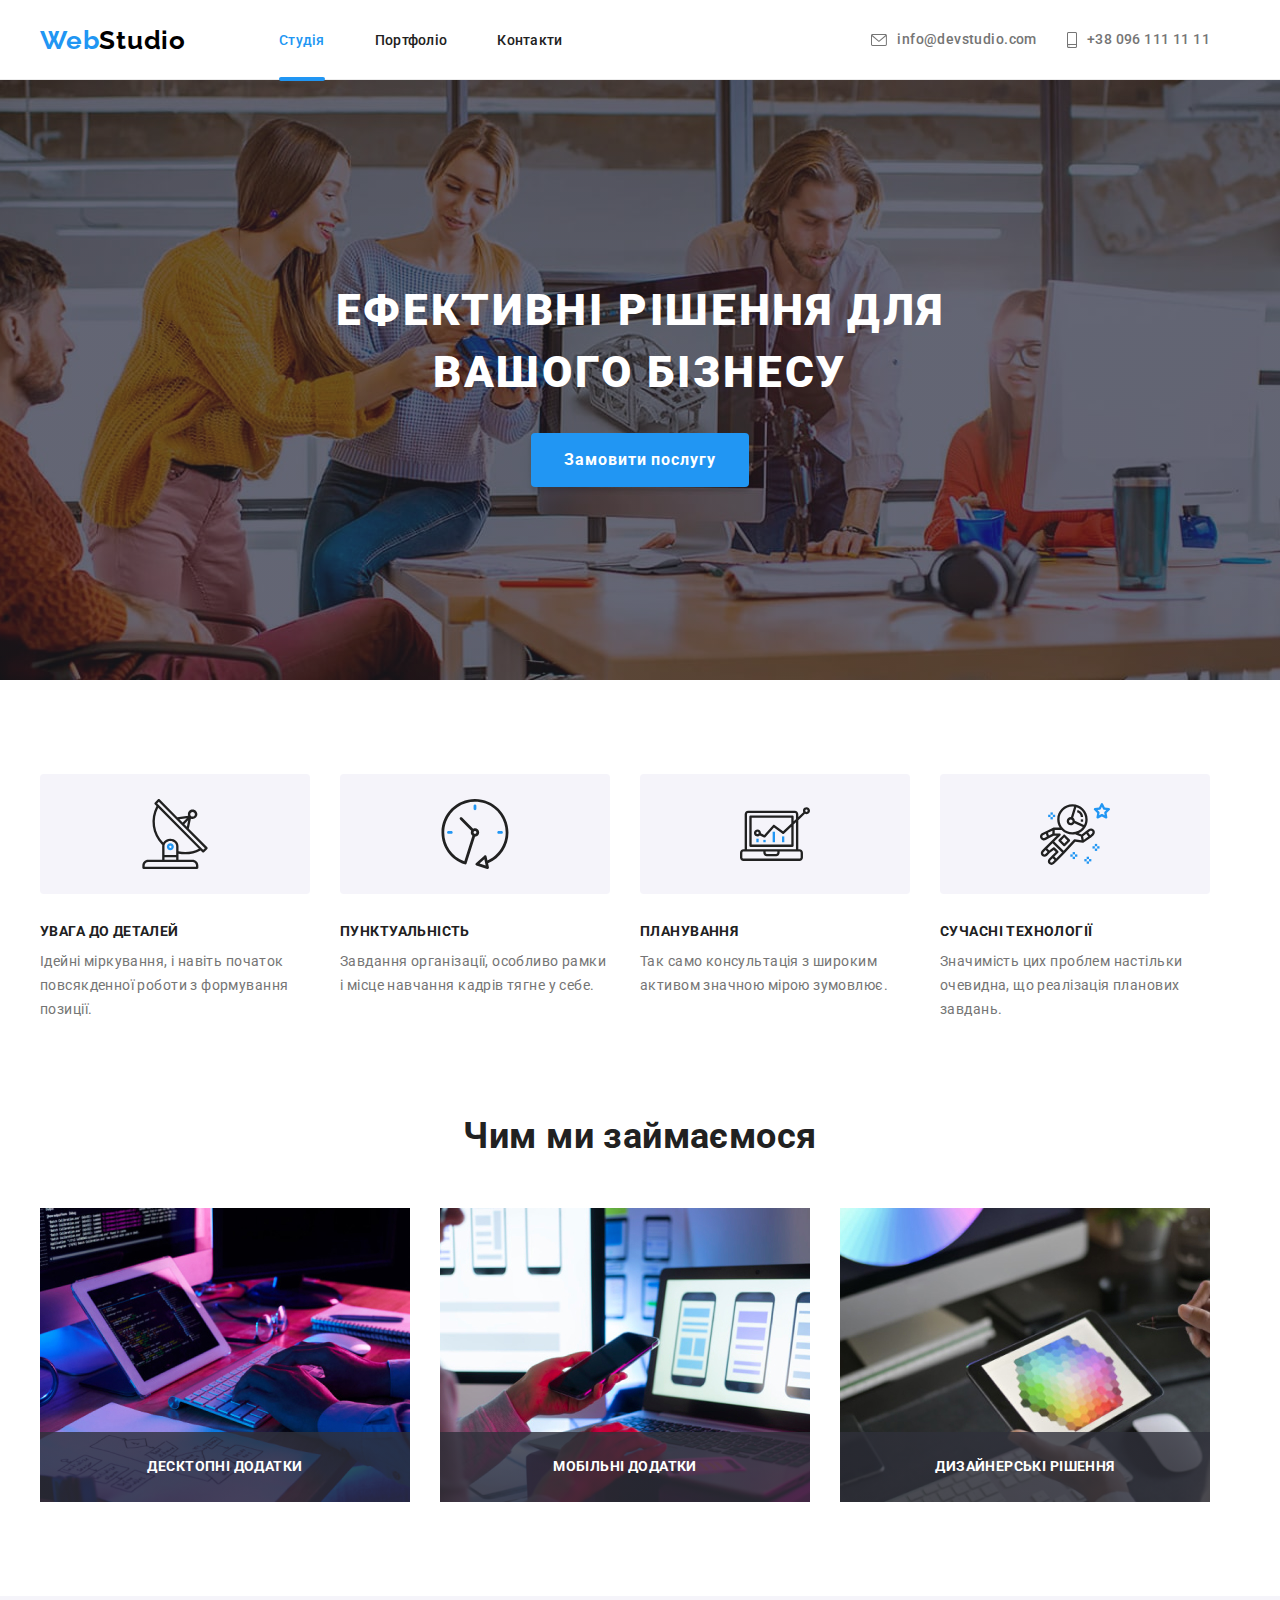
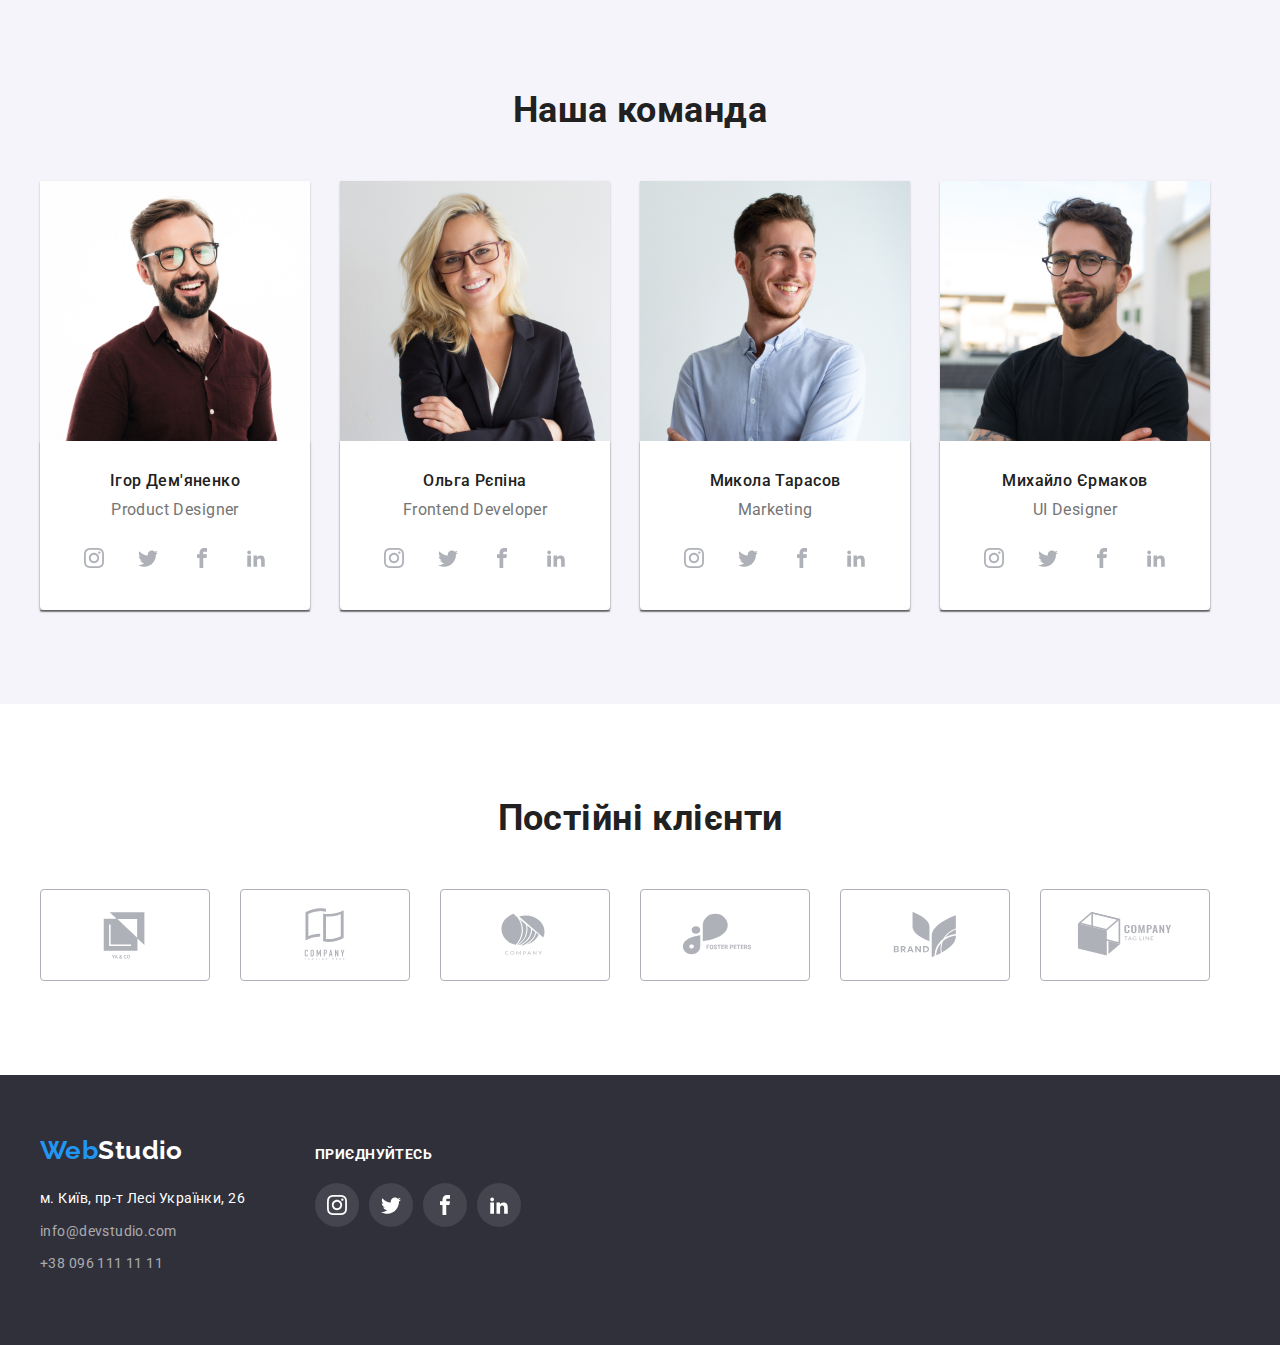
<file: index.html>
<!DOCTYPE html>
<html lang="en">
    <head>
        <meta charset="UTF-8">
        <meta name="viewport" content="width=device=width, initial-scale=1.0">
        <title>Document</title>
        <link
         href="https://fonts.googleapis.com/css2?family=Roboto:wght@400;500;700&display=swap"
         rel="stylesheet">
        <link href="https://fonts.googleapis.com/css2?family=Roboto:wght@900&display=swap" rel="stylesheet">
        <link href="https://fonts.googleapis.com/css2?family=Raleway:wght@700&display=swap" rel="stylesheet">
        <link rel="stylesheet" href="https://cdnjs.cloudflare.com/ajax/libs/modern-normalize/1.1.0/modern-normalize.min.css">
        <link rel="stylesheet" href="./css/styles.css">
    </head>
    <body>
        <!--Блок перший-Шапка-->
        <header class="header-page">
            <div class="container-header">
                <a class="logo" href="./index.html"><span class="accent">Web</span>Studio  </a>
                <nav>  
                    <ul class="header-nav-list">
                        <li class="item"> <a class="item-link  current" href="" >Студія</a></li>
                        <li class="item"> <a class="item-link" href="./portfolio.html" >Портфоліо</a></li>
                        <li class="item"> <a class="item-link" href="">Контакти</a></li>
                    </ul>
                </nav>
                    <ul class="header-nav-contact">
                        <li class="header-item"> <a href="mailto:info@devstudio.com">
                            <svg class="header-icon" width="16px" height="12px"  > 
                                <use href="./images/symbol-defs.svg#icon-envelope" ></use>
                            </svg>
                             info@devstudio.com</a></li>
                        <li class="header-item"> <a  href="tel:+380961111111">
                            <svg class="header-icon" width="10px" height="16px" > 
                                <use href="./images/symbol-defs.svg#icon-smartphone" ></use>
                            </svg> +38 096 111 11 11</a></li>
                    </ul>
            </div>
        </header>

        <!--Головне-->
        <main>

        <!---------------------------------Герой---------------------------------->
         <section class="hero-page">
            <div class="container-hero ">
                <div class="content-hero">
                    <h1 class="title">Ефективні рішення для вашого бізнесу</h1>
                    <button data-modal-open class="button-primary" type="button" > <span class="text">Замовити послугу</span></button>
                </div>
                
            </div>
           
         </section>

         <!--about-us-->
        <section class="section">
            <div class="container ">
                <ul class="about-us" >
                    <li class="about icon-antenna"> <h3 class="positions">УВАГА ДО ДЕТАЛЕЙ </h3> <p class="text"> Ідейні міркування, і навіть початок повсякденної роботи з формування позиції.</p></li> 
                    <li class="about icon-clock"> <h3 class="positions">ПУНКТУАЛЬНІСТЬ </h3><p class="text">Завдання організації, особливо рамки і місце навчання кадрів тягне у себе.</p></li> 
                    <li class="about icon-diagram"> <h3 class="positions">ПЛАНУВАННЯ</h3> <p class="text">Так само консультація з широким активом значною мірою зумовлює.</p></li> 
                    <li class="about icon-astronaut"> <h3 class="positions">СУЧАСНІ ТЕХНОЛОГІЇ</h3> <p class="text">Значимість цих проблем настільки очевидна, що реалізація планових завдань.</p></li> 
                </ul>
            </div>
        </section>
  <!-------------------------- Чим ми займаємось------------------->
        <section class="section do">
            <div class="container">
                <h2 class="section-names">Чим ми займаємося</h2>
                <ul class="list"> 
                    <li class="point">
                        <div class="point-cord">
                            <div class="point-wrap">
                                <p class="point-text">Десктопні додатки</p>
                            </div>  
                            <img src="./images/box1.jpg" alt="Людина що працює з гаджетом" width="370" >
                        </div>
                    </li>
                    <li class="point">
                        <div class="point-cord">
                            <div class="point-wrap">
                                <p class="point-text">Мобільні додатки</p>
                        </div> 
                            <img src="./images/box2.jpg" alt="Людина що працює з гаджетом" width="370" >
                        </div>
                    </li>
                    <li class="point">
                        <div class="point-cord">
                            <div class="point-wrap">
                                <p class="point-text">Дизайнерські рішення</p>
                            </div> 
                            <img src="./images/box3.jpg" alt="Людина що працює з гаджетом" width="370" >
                        </div>
                    </li>
                        
                </ul>
            </div>
         </section>

       <!--Наша команда-->
        <section class="command-page section">
             <div class="container-command">
                <h2 class="section-names">Наша команда</h2>
                 <ul class="command-page-list">
                    <li class="name-list"> <img src="./images/img.jpg" alt="Фото Ігор Демʼяненко" width="270">
                       <div class="command-info">
                            <h3  class="person-name" >Ігор Дем'яненко</h3>
                            <p class="text">Product Designer</p>
                            <ul class="command-blok-list">
                                <li class="com-sec-bloc-item"> <a class="com-sec-bloc-link"  href=""> 
                                    <svg class="icon" > 
                                        <use href="./images/symbol-defs.svg#icon-instagram" ></use>
                                    </svg></a></li>
                                <li class="com-sec-bloc-item"> <a class="com-sec-bloc-link" href=""> 
                                    <svg  class="icon" > 
                                        <use href="./images/symbol-defs.svg#icon-twitter"></use>
                                    </svg></a></li>
                                <li class="com-sec-bloc-item"> <a class="com-sec-bloc-link" href=""> 
                                    <svg  class="icon"> 
                                        <use href="./images/symbol-defs.svg#icon-facebook"></use>
                                    </svg></a></li>
                                <li class="com-sec-bloc-item"> <a class="com-sec-bloc-link" href=""> 
                                    <svg class="icon"> 
                                        <use href="./images/symbol-defs.svg#icon-linkedin2"></use>
                                    </svg></a></li>
                            </ul>
                        </div>
                    </li>

                    <li class="name-list"> <img src="./images/img1.jpg" alt="Фото Ольга Рєпіна" width="270">
                        <div class="command-info">
                            <h3 class="person-name">Ольга Рєпіна</h3>
                            <p class="text">Frontend Developer</p>
                            <ul class="command-blok-list">
                                <li class="com-sec-bloc-item"> <a class="com-sec-bloc-link" href=""> 
                                    <svg class="icon" > 
                                        <use href="./images/symbol-defs.svg#icon-instagram" ></use>
                                    </svg></a></li>
                                <li class="com-sec-bloc-item"> <a class="com-sec-bloc-link" href=""> 
                                    <svg  class="icon" > 
                                        <use href="./images/symbol-defs.svg#icon-twitter"></use>
                                    </svg></a></li>
                                <li class="com-sec-bloc-item"> <a class="com-sec-bloc-link" href=""> 
                                    <svg  class="icon"> 
                                        <use href="./images/symbol-defs.svg#icon-facebook"></use>
                                    </svg></a></li>
                                <li class="com-sec-bloc-item"> <a class="com-sec-bloc-link"  href=""> 
                                    <svg class="icon"> 
                                        <use href="./images/symbol-defs.svg#icon-linkedin2"></use>
                                    </svg></a></li>
                            </ul>
                        </div>
                    </li>

                    <li class="name-list"> <img src="./images/img2.jpg" alt="Фото Миколо Тарасов" width="270">
                        <div class="command-info">
                            <h3 class=" person-name">Микола Тарасов</h3>
                            <p class="text">Marketing</p>
                            <ul class="command-blok-list">
                                <li class="com-sec-bloc-item"> <a class="com-sec-bloc-link" href=""> 
                                    <svg class="icon" > 
                                        <use href="./images/symbol-defs.svg#icon-instagram" ></use>
                                    </svg></a></li>
                                <li class="com-sec-bloc-item"> <a class="com-sec-bloc-link" href=""> 
                                    <svg  class="icon" > 
                                        <use href="./images/symbol-defs.svg#icon-twitter"></use>
                                    </svg></a></li>
                                <li class="com-sec-bloc-item"> <a class="com-sec-bloc-link"  href=""> 
                                    <svg  class="icon"> 
                                        <use href="./images/symbol-defs.svg#icon-facebook"></use>
                                    </svg></a></li>
                                <li class="com-sec-bloc-item"> <a class="com-sec-bloc-link"  href=""> 
                                    <svg class="icon"> 
                                        <use href="./images/symbol-defs.svg#icon-linkedin2"></use>
                                    </svg></a></li>
                            </ul>
                        </div>
                    </li>

                    <li class="name-list"> <img src="./images/img3.jpg" alt="Фото Михайло Єрмаков" width="270">
                        <div class="command-info">
                            <h3 class=" person-name">Михайло Єрмаков</h3>
                            <p class="text">UI Designer</p>
                            <ul class="command-blok-list">
                                <li class="com-sec-bloc-item"> <a class="com-sec-bloc-link" href=""> 
                                    <svg class="icon" > 
                                        <use href="./images/symbol-defs.svg#icon-instagram" ></use>
                                    </svg></a></li>
                                <li class="com-sec-bloc-item"> <a class="com-sec-bloc-link"  href=""> 
                                    <svg  class="icon" > 
                                        <use href="./images/symbol-defs.svg#icon-twitter"></use>
                                    </svg></a></li>
                                <li class="com-sec-bloc-item"> <a class="com-sec-bloc-link" href=""> 
                                    <svg  class="icon"> 
                                        <use href="./images/symbol-defs.svg#icon-facebook"></use>
                                    </svg></a></li>
                                <li class="com-sec-bloc-item"> <a class="com-sec-bloc-link"  href=""> 
                                    <svg class="icon"> 
                                        <use href="./images/symbol-defs.svg#icon-linkedin2"></use>
                                    </svg></a></li>
                            </ul>
                        </div>
                    </li>
             </ul>
             </div>
        </section>

        <!-- Постійні клієнти -->
        <section class="section-clients">
            <div class="container-clients">
                <h2 class="section-names">Постійні клієнти</h2>
                <ul class="clients-list">
                    <li class="client-item" ><a  class="client-namber" href=""> <svg class="clients-list-icon" width="106" height="60"
                        >
                        <use href="./images/symbol-defsitem.svg#icon-Logo"></use>
                    </svg></a> </li>
                    <li class="client-item" ><a  class="client-namber" href=""> <svg class="clients-list-icon" width="106" height="60">
                        <use href="./images/symbol-defsitem.svg#icon-Logo-5"></use>
                    </svg></a> </li>
                    <li class="client-item" ><a  class="client-namber" href=""> <svg class="clients-list-icon" width="106" height="60">
                        <use href="./images/symbol-defsitem.svg#icon-Logo-1"></use>
                    </svg></a> </li>
                    <li class="client-item" ><a  class="client-namber" href=""> <svg class="clients-list-icon"  width="106" height="60">
                        <use href="./images/symbol-defsitem.svg#icon-Logo-2"></use>
                    </svg></a> </li>
                    <li class="client-item" ><a  class="client-namber" href="" > <svg class="clients-list-icon" width="106" height="60">
                        <use href="./images/symbol-defsitem.svg#icon-Logo-3"></use>
                    </svg></a> </li>
                    <li class="client-item" ><a  class="client-namber" href="" > <svg class="clients-list-icon" width="106" height="60">
                        <use href="./images/symbol-defsitem.svg#icon-Logo-4"></use>
                    </svg></a> </li>
                </ul>
            </div>
       </section>

        </main>

       <!---------------------------------------Футер----------------------->
       <footer class="footer-page">
        <div class="container-footer">
            <div>
                <a class="footer-logo" href="./index.html"><span class="accent">Web</span>Studio</a>
                <address class="footer-style">
                    <ul class="footer-list">
                        <li class="footer-item"><a class="footer-address" href="https://goo.gl/maps/uBSmtqLPdZ89o5kn9"
                             target="_blank"
                            rel="noopener noreferrer" >м. Київ, пр-т Лесі Українки, 26</a ></li>
                        <li class="footer-item"><a class="footer-contact" href="mailto:info@devstudio.com">info@devstudio.com</a></li>
                        <li class="footer-item"><a class="footer-contact" href="tel:+380961111111">+38 096 111 11 11</a></li>
                    </ul>
                </address>
            </div>
             <div class="footer-sec-blok">
                <h3 class="footer-sec-blok-title">Приєднуйтесь</h3>
                <ul class="footer-sec-blok-list">
                    <li class="sec-bloc-item"> <a class="footer-bloc-link" href=""> 
                        <svg class="icon" > 
                            <use href="./images/symbol-defs.svg#icon-instagram" ></use>
                        </svg></a></li>
                    <li class="sec-bloc-item"> <a  class="footer-bloc-link"href=""> 
                        <svg  class="icon" > 
                            <use href="./images/symbol-defs.svg#icon-twitter"></use>
                        </svg></a></li>
                    <li class="sec-bloc-item"> <a  class="footer-bloc-link"href=""> 
                        <svg  class="icon"> 
                            <use href="./images/symbol-defs.svg#icon-facebook"></use>
                        </svg></a></li>
                    <li class="sec-bloc-item"> <a  class="footer-bloc-link" href=""> 
                        <svg class="icon"> 
                            <use href="./images/symbol-defs.svg#icon-linkedin2"></use>
                        </svg></a></li>
                </ul>
            </div>
        </div>    
        </footer>


        <div class="backdrop is-hidden " data-modal>
            <div class="modal">
                <button data-modal-close class="but-close"  type="button" >
                    <svg class="close" width="18" height="18"> 
                         <use href="./images/symbol-defs.svg#icon-close-black-18dp-2-1"></use>
                    </svg> 
                </button>
            </div>
        </div>


        <script src="./js/modal.js"></script>
    </body>
</html>
 
<!-- <span class="icon"></span> -->
</file>
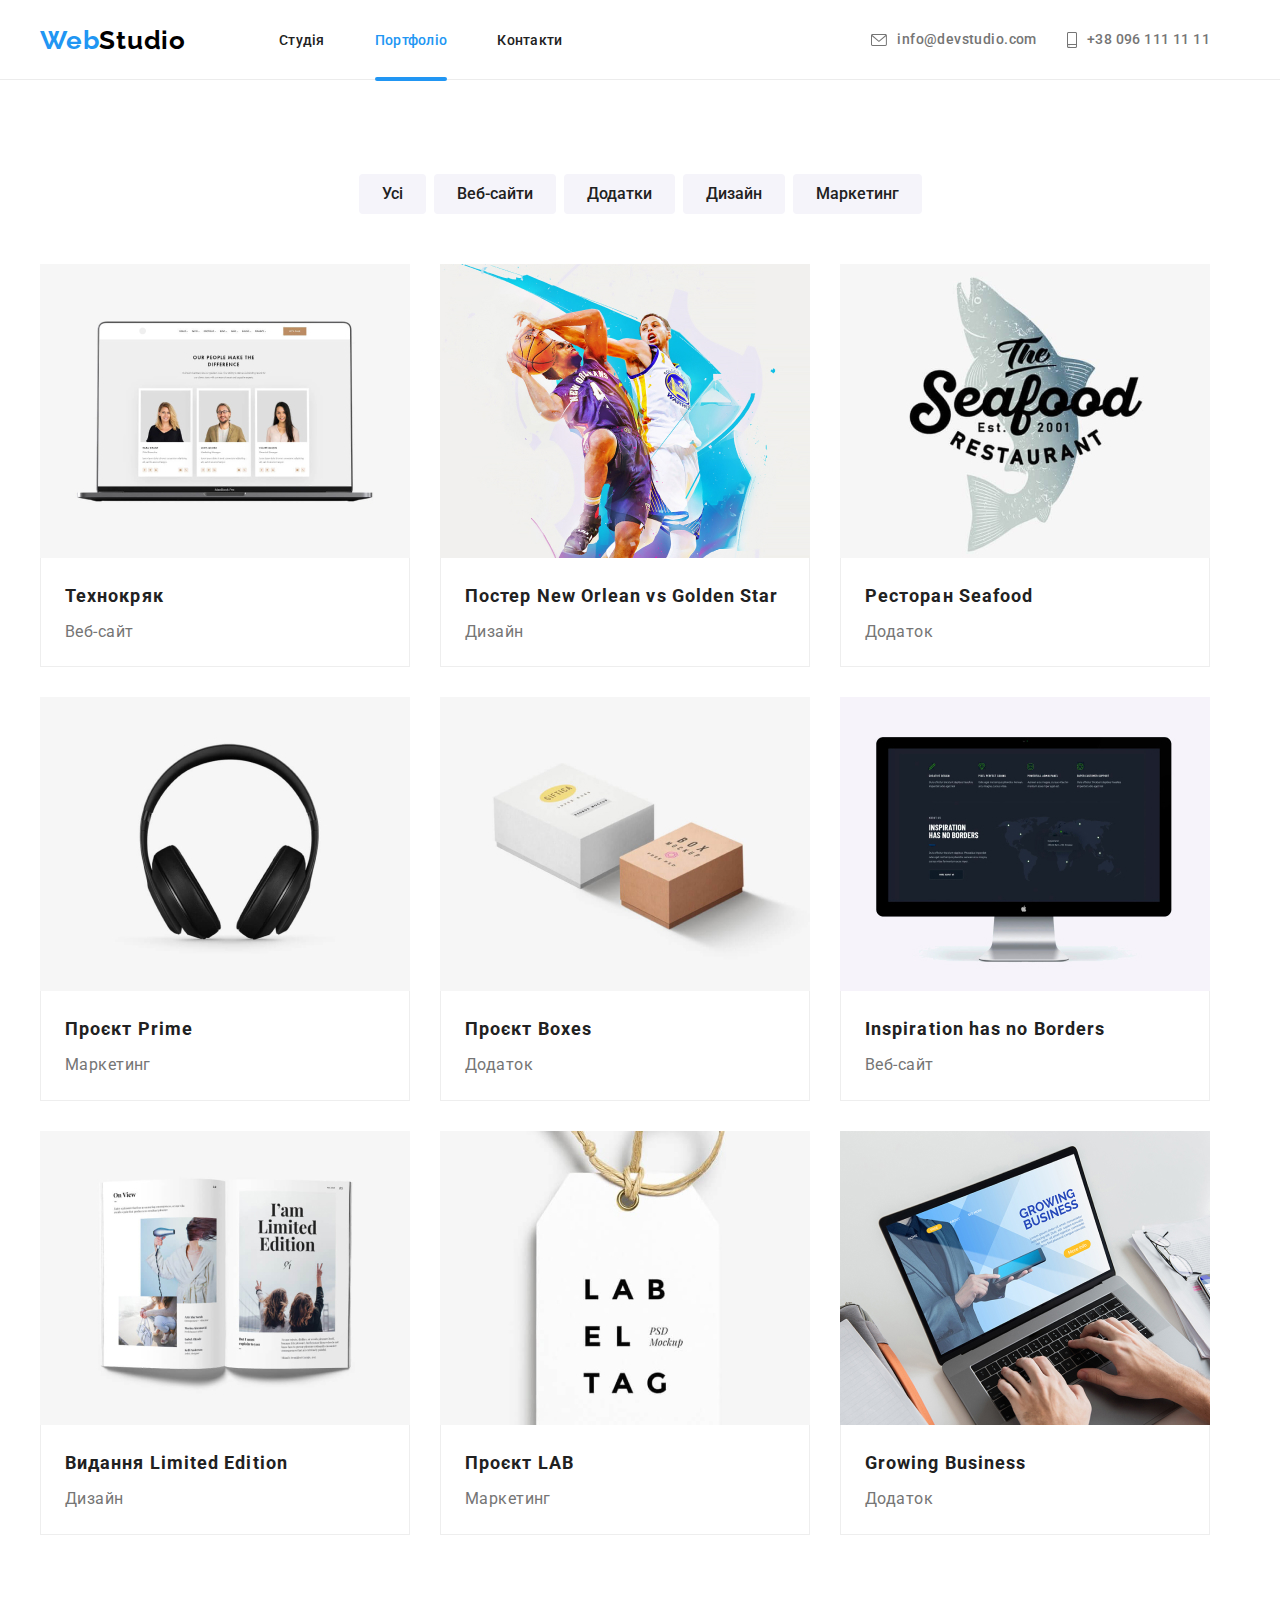
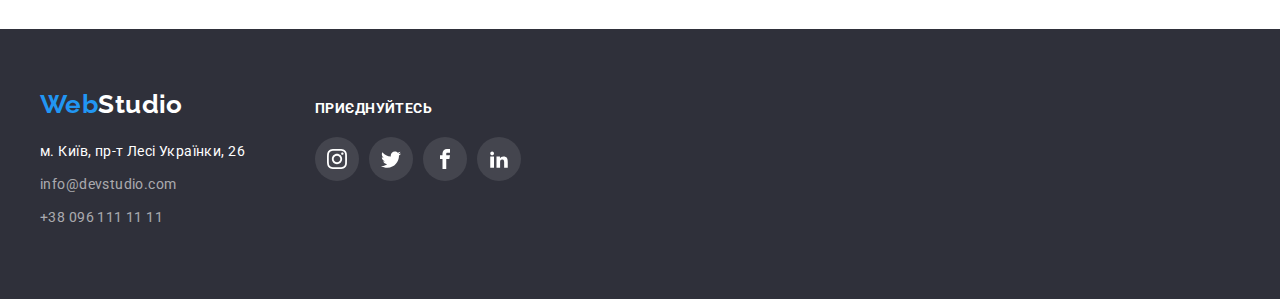
<file: portfolio.html>
<!DOCTYPE html>
<html lang="en">
<head>
    <meta charset="UTF-8">
    <meta http-equiv="X-UA-Compatible" content="IE=edge">
    <meta name="viewport" content="width=device-width, initial-scale=1.0">
    <title>Document</title>
    <link
         href="https://fonts.googleapis.com/css2?family=Roboto:wght@400;500;700&display=swap"
         rel="stylesheet">
    <link href="https://fonts.googleapis.com/css2?family=Raleway:wght@700&display=swap" rel="stylesheet">
    <link rel="stylesheet" href="https://cdnjs.cloudflare.com/ajax/libs/modern-normalize/1.1.0/modern-normalize.min.css">
    <link rel="stylesheet" href="./css/styles.css">
</head>

<body class="body-page">
   <!-- Портфоліо -->
   <header class="header-page-portfolio">
         <div class="container-header">
            <a class="logo" href="./index.html"><span class="accent">Web</span>Studio  </a>
            <nav>   
                <ul class="header-nav-list">
                    <li class="item"> <a class="item-link"  href="./index.html" >Студія</a></li>
                    <li class="item"> <a  class="item-link current " href="" >Портфоліо</a></li>
                    <li class="item"> <a class="item-link" href="">Контакти</a></li>
                </ul>
            </nav>
            <ul class="header-nav-contact">
                <li class="header-item"> <a href="mailto:info@devstudio.com">
                    <svg class="header-icon" width="16px" height="12px"  > 
                        <use href="./images/symbol-defs.svg#icon-envelope" ></use>
                    </svg>
                     info@devstudio.com</a></li>
                <li class="header-item"> <a  href="tel:+380961111111">
                    <svg class="header-icon" width="10px" height="16px" > 
                        <use href="./images/symbol-defs.svg#icon-smartphone" ></use>
                    </svg> +38 096 111 11 11</a></li>
            </ul>
         </div>
   </header>


   <main class="main-page">

    <!-- Навігатор прикладів -->
    <section>
        <div class="container">
            <h1 class="hide">Приклади наших робіт</h1>
            <ul class="nav-examples">
                <li class="examples-item"><button class="button-secondary" type="button"> Усі</button></li>
                <li class="examples-item"><button class="button-secondary" type="button"> Веб-сайти</button></li>
                <li class="examples-item"><button class="button-secondary" type="button"> Додатки</button></li>
                <li class="examples-item"><button class="button-secondary" type="button"> Дизайн</button></li>
                <li class="examples-item"><button class="button-secondary" type="button"> Маркетинг</button></li>
            </ul>
       
    
        <!-- Фото прикладів -->
        
            <ul class="examples-of-work">
                <li class="examples-type">
                 <div class="img-wrap">
                    <img src="./images/portfolio1.jpg" alt="Фото ноутбука з користувачами" width="370" >
                    <div class="overlay">
                        <p class="sub-examples-type-text"> Ресурс пропонує комплексні пропозиції з різним рівнем функціоналу та сервісів. Все це дозволить відвідувачу отримати вичерпні відомості про компанію чи приватну особу.</p>
                    </div> 
                </div>
                <div class="examples-card">
                    <h2 class="title">Технокряк</h2>
                    <p class="text">Веб-сайт</p>
                 </div>
                
                     
                </li>
                <li class="examples-type">
                    <div class="img-wrap">
                        <img src="./images/portfolio2.jpg" alt="Фото баскетбольних гравців" width="370" >
                        <div class="overlay">
                            <p class="sub-examples-type-text"> Ресурс пропонує комплексні пропозиції з різним рівнем функціоналу та сервісів. Все це дозволить відвідувачу отримати вичерпні відомості про компанію чи приватну особу.</p>
                        </div> 
                    </div>
                    
                    <div class="examples-card">
                        <h2 class="title">Постер New Orlean vs Golden Star</h2>
                        <p class="text">Дизайн</p>
                    </div>
                    
                </li>
                <li class="examples-type">
                    <div class="img-wrap">
                        <img src="./images/portfolio3.jpg" alt="Логотип ресторану" width="370" >
                        <div class="overlay">
                            <p class="sub-examples-type-text"> Ресурс пропонує комплексні пропозиції з різним рівнем функціоналу та сервісів. Все це дозволить відвідувачу отримати вичерпні відомості про компанію чи приватну особу.</p>
                        </div> 
                    </div>
                    
                    <div class="examples-card">
                        <h2 class="title">Ресторан Seafood</h2>
                        <p class="text">Додаток</p>
                    </div>
                    
                </li>
                <li class="examples-type">
                    <div class="img-wrap">
                        <img src="./images/portfolio4.jpg" alt="Фото навушників" width="370" >
                        <div class="overlay">
                            <p class="sub-examples-type-text"> Ресурс пропонує комплексні пропозиції з різним рівнем функціоналу та сервісів. Все це дозволить відвідувачу отримати вичерпні відомості про компанію чи приватну особу.</p>
                        </div> 
                    </div>
                    
                    <div class="examples-card">
                        <h2 class="title">Проєкт Prime</h2>
                        <p class="text">Маркетинг</p>
                    </div>
                    
                </li>
                <li class="examples-type">
                    <div class="img-wrap">
                        <img src="./images/portfolio5.jpg" alt="Фото двох коробок" width="370" >
                        <div class="overlay">
                            <p class="sub-examples-type-text"> Ресурс пропонує комплексні пропозиції з різним рівнем функціоналу та сервісів. Все це дозволить відвідувачу отримати вичерпні відомості про компанію чи приватну особу.</p>
                        </div> 
                    </div>
                   
                    <div class="examples-card">
                        <h2 class="title">Проєкт Boxes</h2>
                        <p class="text">Додаток</p>
                    </div>
                    
                </li>
                <li class="examples-type">
                    <div class="img-wrap">
                        <img src="./images/portfolio6.jpg" alt="Фото монітору" width="370" >
                        <div class="overlay">
                            <p class="sub-examples-type-text"> Ресурс пропонує комплексні пропозиції з різним рівнем функціоналу та сервісів. Все це дозволить відвідувачу отримати вичерпні відомості про компанію чи приватну особу.</p>
                        </div> 
                    </div>
                    
                    <div class="examples-card">
                        <h2 class="title">Inspiration has no Borders</h2>
                        <p class="text">Веб-сайт</p>
                    </div>
                    
                </li>
                <li class="examples-type">
                    <div class="img-wrap">
                        <img src="./images/portfolio7.jpg" alt="Фото розгорнутої книги" width="370" >
                        <div class="overlay">
                            <p class="sub-examples-type-text"> Ресурс пропонує комплексні пропозиції з різним рівнем функціоналу та сервісів. Все це дозволить відвідувачу отримати вичерпні відомості про компанію чи приватну особу.</p>
                        </div> 
                    </div>
                   
                    <div class="examples-card">
                        <h2 class="title">Видання Limited Edition</h2>
                        <p class="text">Дизайн</p>
                    </div>
                    
                </li>
                <li class="examples-type">
                    <div class="img-wrap">
                        <img src="./images/portfolio8.jpg" alt="Фото бірки" width="370" >
                        <div class="overlay">
                            <p class="sub-examples-type-text"> Ресурс пропонує комплексні пропозиції з різним рівнем функціоналу та сервісів. Все це дозволить відвідувачу отримати вичерпні відомості про компанію чи приватну особу.</p>
                        </div> 
                    </div>
                    
                    <div class="examples-card">
                        <h2 class="title">Проєкт LAB</h2>
                        <p class="text">Маркетинг</p>
                    </div>
                    
                </li>
                <li class="examples-type">
                    <div class="img-wrap">
                        <img src="./images/portfolio9.jpg" alt="Фото працюючої за ноутбуком" width="370" >
                        <div class="overlay">
                            <p class="sub-examples-type-text"> Ресурс пропонує комплексні пропозиції з різним рівнем функціоналу та сервісів. Все це дозволить відвідувачу отримати вичерпні відомості про компанію чи приватну особу.</p>
                        </div> 
                    </div>
                    
                    <div class="examples-card">
                        <h2 class="title">Growing Business</h2>
                        <p class="text">Додаток</p>
                    </div>
                    
                </li>
            </ul>
        </div>
      
    </section>

   </main>

   <footer class="footer-page">
        <div class="container-footer">
            <div>
                <a class="footer-logo" href="./index.html"><span class="accent">Web</span>Studio</a>
                <address  class="footer-style">
                    <ul class="footer-list">
                        <li class="footer-item"><a class="footer-address" href="https://goo.gl/maps/uBSmtqLPdZ89o5kn9"
                            target="_blank"
                            rel="noopener noreferrer" >м. Київ, пр-т Лесі Українки, 26</a ></li>
                        <li class="footer-item"><a class="footer-contact" href="mailto:info@devstudio.com">info@devstudio.com</a></li>
                        <li class="footer-item"><a class="footer-contact" href="tel:+380961111111">+38 096 111 11 11</a></li>
                    </ul>
                </address>
            </div>
            <div class="footer-sec-blok">
                <h3 class="footer-sec-blok-title">Приєднуйтесь</h3>
                <ul class="footer-sec-blok-list">
                    <li class="sec-bloc-item"> <a class="footer-bloc-link" href=""> 
                        <svg class="icon" > 
                            <use href="./images/symbol-defs.svg#icon-instagram" ></use>
                        </svg></a></li>
                    <li class="sec-bloc-item"> <a  class="footer-bloc-link"href=""> 
                        <svg  class="icon" > 
                            <use href="./images/symbol-defs.svg#icon-twitter"></use>
                        </svg></a></li>
                    <li class="sec-bloc-item"> <a  class="footer-bloc-link"href=""> 
                        <svg  class="icon"> 
                            <use href="./images/symbol-defs.svg#icon-facebook"></use>
                        </svg></a></li>
                    <li class="sec-bloc-item"> <a  class="footer-bloc-link" href=""> 
                        <svg class="icon"> 
                            <use href="./images/symbol-defs.svg#icon-linkedin2"></use>
                        </svg></a></li>
                </ul>
            </div>
        </div>    
    </footer>
</body>
</html>
</file>
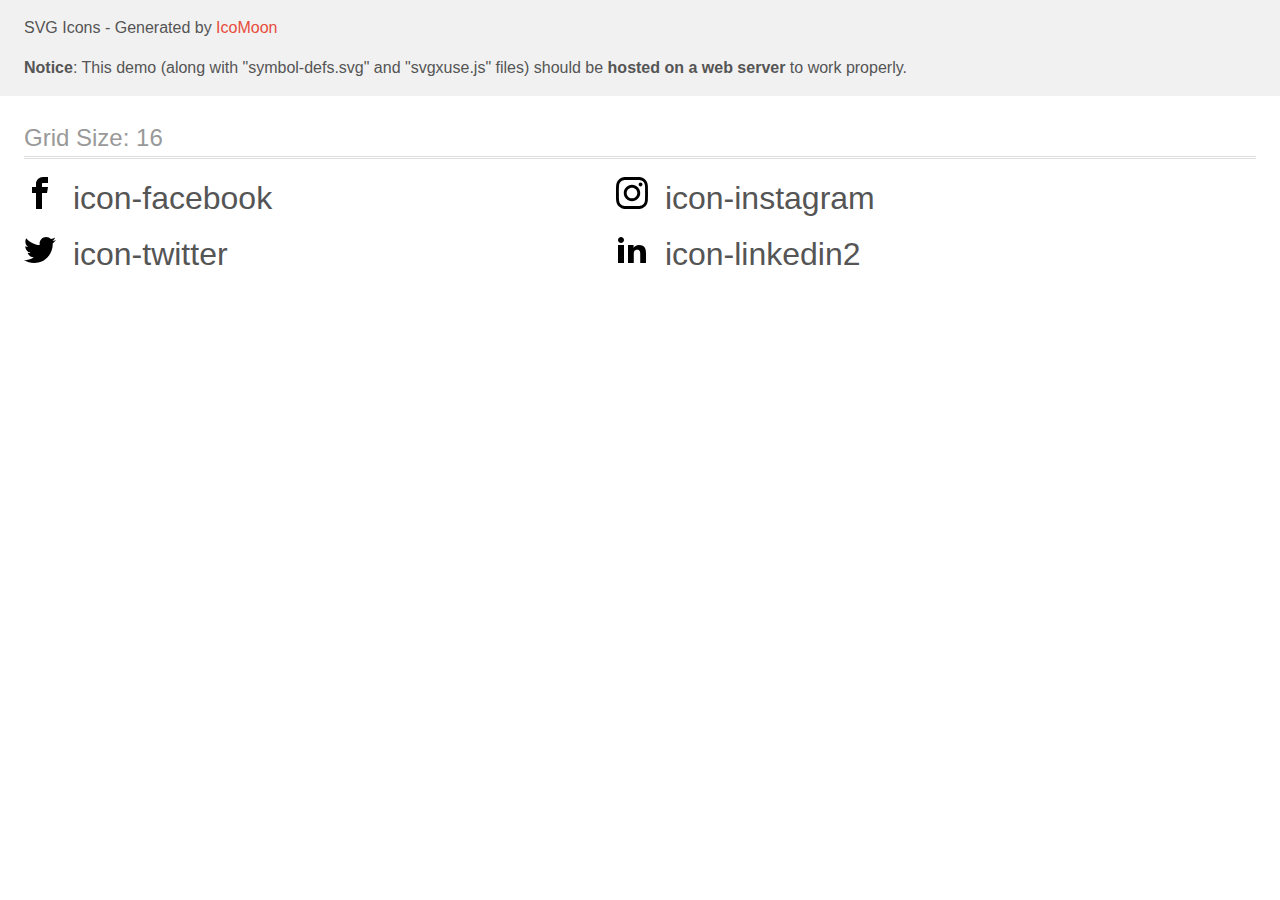
<file: icomoon/demo-external-svg.html>
<!doctype html>
<html>
<head>
    <title>IcoMoon - SVG Icons</title>
    <meta charset="utf-8">
    <meta name="viewport" content="width=device-width, initial-scale=1">
    <link rel="stylesheet" href="demo-files/demo.css">
    <link rel="stylesheet" href="style.css">
</head>
<body>
<header class="bgc1 clearfix">
<div class="mhl">
    <p>SVG Icons - Generated by <a href="https://icomoon.io/app">IcoMoon</a></p><p><strong>Notice</strong>: This demo (along with "symbol-defs.svg" and "svgxuse.js" files) should be <b>hosted on a web server</b> to work properly.</p>
</div>
</header>
    <div class="clearfix mhl ptl">
        <h1 class="mvm mtn fgc1">Grid Size: 16</h1>
        <div class="glyph fs1">
            <div class="clearfix pbs">
                <svg class="icon icon-facebook"><use xlink:href="symbol-defs.svg#icon-facebook"></use></svg><span class="name"> icon-facebook</span>
            </div>
        </div>
        <div class="glyph fs1">
            <div class="clearfix pbs">
                <svg class="icon icon-instagram"><use xlink:href="symbol-defs.svg#icon-instagram"></use></svg><span class="name"> icon-instagram</span>
            </div>
        </div>
        <div class="glyph fs1">
            <div class="clearfix pbs">
                <svg class="icon icon-twitter"><use xlink:href="symbol-defs.svg#icon-twitter"></use></svg><span class="name"> icon-twitter</span>
            </div>
        </div>
        <div class="glyph fs1">
            <div class="clearfix pbs">
                <svg class="icon icon-linkedin2"><use xlink:href="symbol-defs.svg#icon-linkedin2"></use></svg><span class="name"> icon-linkedin2</span>
            </div>
        </div>
  </div>
<script defer src="svgxuse.js"></script>
</body>
</html>
</file>
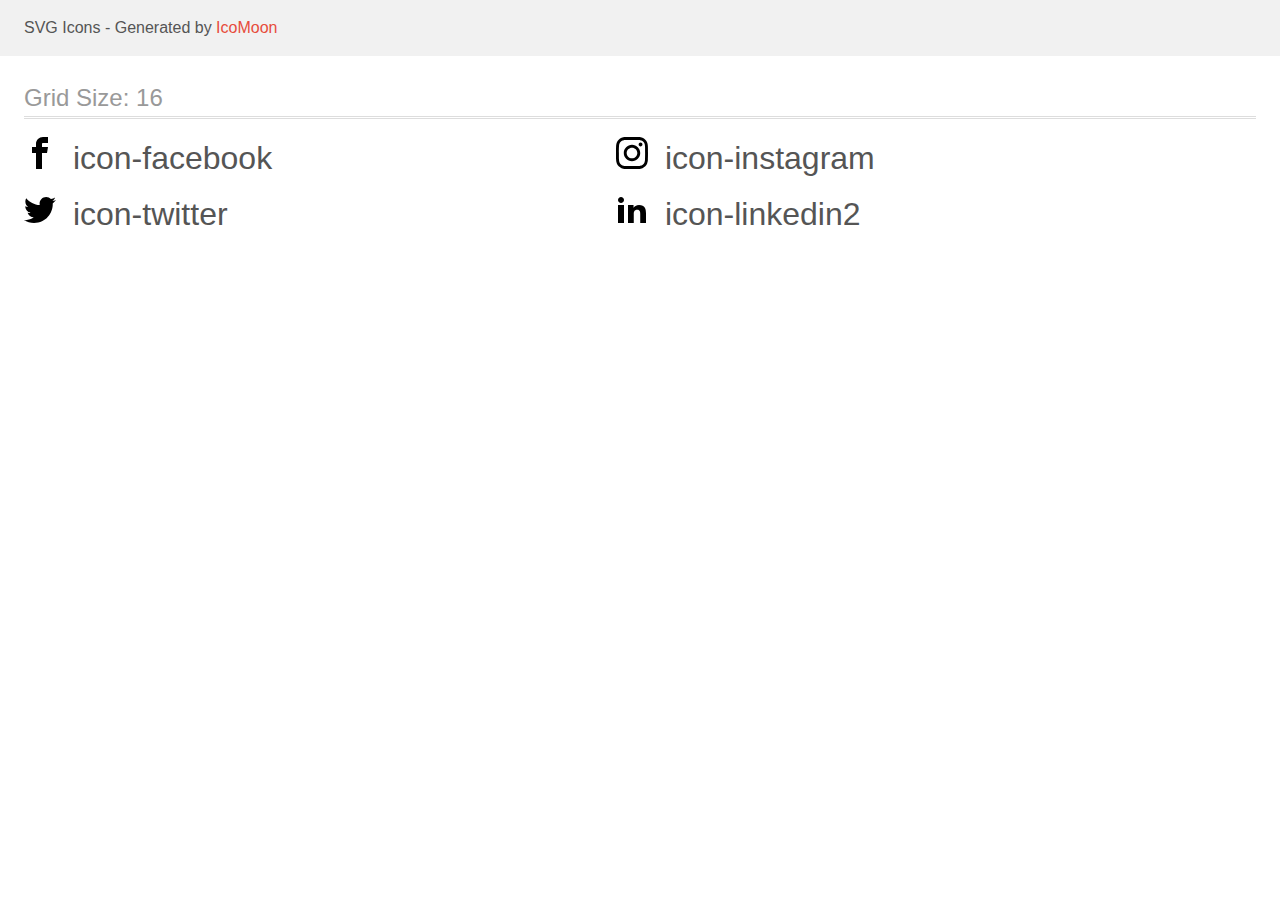
<file: icomoon/demo.html>
<!doctype html>
<html>
<head>
    <title>IcoMoon - SVG Icons</title>
    <meta charset="utf-8">
    <meta name="viewport" content="width=device-width, initial-scale=1">
    <link rel="stylesheet" href="demo-files/demo.css">
    <link rel="stylesheet" href="style.css">
</head>
<body>
<svg aria-hidden="true" style="position: absolute; width: 0; height: 0; overflow: hidden;" version="1.1" xmlns="http://www.w3.org/2000/svg" xmlns:xlink="http://www.w3.org/1999/xlink">
<defs>
<symbol id="icon-facebook" viewBox="0 0 32 32">
<path d="M19 6h5v-6h-5c-3.86 0-7 3.14-7 7v3h-4v6h4v16h6v-16h5l1-6h-6v-3c0-0.542 0.458-1 1-1z"></path>
</symbol>
<symbol id="icon-instagram" viewBox="0 0 32 32">
<path d="M16 2.881c4.275 0 4.781 0.019 6.462 0.094 1.563 0.069 2.406 0.331 2.969 0.55 0.744 0.288 1.281 0.638 1.837 1.194 0.563 0.563 0.906 1.094 1.2 1.838 0.219 0.563 0.481 1.412 0.55 2.969 0.075 1.688 0.094 2.194 0.094 6.463s-0.019 4.781-0.094 6.463c-0.069 1.563-0.331 2.406-0.55 2.969-0.288 0.744-0.637 1.281-1.194 1.837-0.563 0.563-1.094 0.906-1.837 1.2-0.563 0.219-1.413 0.481-2.969 0.55-1.688 0.075-2.194 0.094-6.463 0.094s-4.781-0.019-6.463-0.094c-1.563-0.069-2.406-0.331-2.969-0.55-0.744-0.288-1.281-0.637-1.838-1.194-0.563-0.563-0.906-1.094-1.2-1.837-0.219-0.563-0.481-1.413-0.55-2.969-0.075-1.688-0.094-2.194-0.094-6.463s0.019-4.781 0.094-6.463c0.069-1.563 0.331-2.406 0.55-2.969 0.288-0.744 0.638-1.281 1.194-1.838 0.563-0.563 1.094-0.906 1.838-1.2 0.563-0.219 1.412-0.481 2.969-0.55 1.681-0.075 2.188-0.094 6.463-0.094zM16 0c-4.344 0-4.887 0.019-6.594 0.094-1.7 0.075-2.869 0.35-3.881 0.744-1.056 0.412-1.95 0.956-2.837 1.85-0.894 0.888-1.438 1.781-1.85 2.831-0.394 1.019-0.669 2.181-0.744 3.881-0.075 1.713-0.094 2.256-0.094 6.6s0.019 4.887 0.094 6.594c0.075 1.7 0.35 2.869 0.744 3.881 0.413 1.056 0.956 1.95 1.85 2.837 0.887 0.887 1.781 1.438 2.831 1.844 1.019 0.394 2.181 0.669 3.881 0.744 1.706 0.075 2.25 0.094 6.594 0.094s4.888-0.019 6.594-0.094c1.7-0.075 2.869-0.35 3.881-0.744 1.050-0.406 1.944-0.956 2.831-1.844s1.438-1.781 1.844-2.831c0.394-1.019 0.669-2.181 0.744-3.881 0.075-1.706 0.094-2.25 0.094-6.594s-0.019-4.887-0.094-6.594c-0.075-1.7-0.35-2.869-0.744-3.881-0.394-1.063-0.938-1.956-1.831-2.844-0.887-0.887-1.781-1.438-2.831-1.844-1.019-0.394-2.181-0.669-3.881-0.744-1.712-0.081-2.256-0.1-6.6-0.1v0z"></path>
<path d="M16 7.781c-4.537 0-8.219 3.681-8.219 8.219s3.681 8.219 8.219 8.219 8.219-3.681 8.219-8.219c0-4.537-3.681-8.219-8.219-8.219zM16 21.331c-2.944 0-5.331-2.387-5.331-5.331s2.387-5.331 5.331-5.331c2.944 0 5.331 2.387 5.331 5.331s-2.387 5.331-5.331 5.331z"></path>
<path d="M26.462 7.456c0 1.060-0.859 1.919-1.919 1.919s-1.919-0.859-1.919-1.919c0-1.060 0.859-1.919 1.919-1.919s1.919 0.859 1.919 1.919z"></path>
</symbol>
<symbol id="icon-twitter" viewBox="0 0 32 32">
<path d="M32 7.075c-1.175 0.525-2.444 0.875-3.769 1.031 1.356-0.813 2.394-2.1 2.887-3.631-1.269 0.75-2.675 1.3-4.169 1.594-1.2-1.275-2.906-2.069-4.794-2.069-3.625 0-6.563 2.938-6.563 6.563 0 0.512 0.056 1.012 0.169 1.494-5.456-0.275-10.294-2.888-13.531-6.862-0.563 0.969-0.887 2.1-0.887 3.3 0 2.275 1.156 4.287 2.919 5.463-1.075-0.031-2.087-0.331-2.975-0.819 0 0.025 0 0.056 0 0.081 0 3.181 2.263 5.838 5.269 6.437-0.55 0.15-1.131 0.231-1.731 0.231-0.425 0-0.831-0.044-1.237-0.119 0.838 2.606 3.263 4.506 6.131 4.563-2.25 1.762-5.075 2.813-8.156 2.813-0.531 0-1.050-0.031-1.569-0.094 2.913 1.869 6.362 2.95 10.069 2.95 12.075 0 18.681-10.006 18.681-18.681 0-0.287-0.006-0.569-0.019-0.85 1.281-0.919 2.394-2.075 3.275-3.394z"></path>
</symbol>
<symbol id="icon-linkedin2" viewBox="0 0 32 32">
<path d="M12 12h5.535v2.837h0.079c0.77-1.381 2.655-2.837 5.464-2.837 5.842 0 6.922 3.637 6.922 8.367v9.633h-5.769v-8.54c0-2.037-0.042-4.657-3.001-4.657-3.005 0-3.463 2.218-3.463 4.509v8.688h-5.767v-18z"></path>
<path d="M2 12h6v18h-6v-18z"></path>
<path d="M8 7c0 1.657-1.343 3-3 3s-3-1.343-3-3c0-1.657 1.343-3 3-3s3 1.343 3 3z"></path>
</symbol>
</defs>
</svg>

<header class="bgc1 clearfix">
<div class="mhl">
    <p>SVG Icons - Generated by <a href="https://icomoon.io/app">IcoMoon</a></p>
</div>
</header>
    <div class="clearfix mhl ptl">
        <h1 class="mvm mtn fgc1">Grid Size: 16</h1>
        <div class="glyph fs1">
            <div class="clearfix pbs">
                <svg class="icon icon-facebook"><use xlink:href="#icon-facebook"></use></svg><span class="name"> icon-facebook</span>
            </div>
        </div>
        <div class="glyph fs1">
            <div class="clearfix pbs">
                <svg class="icon icon-instagram"><use xlink:href="#icon-instagram"></use></svg><span class="name"> icon-instagram</span>
            </div>
        </div>
        <div class="glyph fs1">
            <div class="clearfix pbs">
                <svg class="icon icon-twitter"><use xlink:href="#icon-twitter"></use></svg><span class="name"> icon-twitter</span>
            </div>
        </div>
        <div class="glyph fs1">
            <div class="clearfix pbs">
                <svg class="icon icon-linkedin2"><use xlink:href="#icon-linkedin2"></use></svg><span class="name"> icon-linkedin2</span>
            </div>
        </div>
  </div>
<script defer src="svgxuse.js"></script>
</body>
</html>
</file>
<file: css/styles.css>
ul,
ol {
    padding: 0;
}

body,
h1,
h2,
h3,
h4,
h5,
h6,
p,
ul,
ol,
li,
figure,
figcaption,
blockquote,
dl,
dd {
    margin: 0;
}

 :root{
    --primery-text-color:#757575;
    --title-text-color:#212121;
    --accent-color: #2196F3;
 }
 
 body{
    background-color: #FFFFFF;
    color: var(--primery-text-color);
    font-family: Roboto, sans-serif;
    font-size: 14px;
    letter-spacing: 0.03em;
 }

 ul{
    list-style: none;
    margin: 0;
 }

 img {
    display: block
   }

/* header */
.header-page,
.header-page-portfolio{
    height: 80px;
    margin-left: 0;
    margin-right: 0;
    

    background-color: #FFFFFF;
    color:var(--title-text-color);
    border-bottom:1px solid #ECECEC;
}


.container-header{
    display: flex;
    align-items: center;
    margin-left: auto;
    margin-right: auto;
    width: 1200px;
}


.header-page-portfolio,
.main-page{
    margin-bottom: 94px;
}

.logo{
    padding-top: 24px;
    padding-bottom: 24px;

    color: #000000;
    font-family: Raleway, sans-serif;
    font-weight: 700;
    font-size: 26px;
    line-height: 1.2;
    letter-spacing: 0.03em;
    text-decoration: none;
}

 .accent{
    color: var(--accent-color)
}

.header-nav-list{
    display: flex;
    margin-left: 93px;
    padding-left: 0;

   
}


.header-nav-list .item +.item{
    margin-left: 50px;
}

.header-nav-list a{
    padding-top: 32px;
    padding-bottom: 32px;
    color: #212121;
    letter-spacing: 0.02em;
    font-weight: 500;
    font-size: 14px;
    line-height: 1.14;
    text-decoration: none;

    transition: color  250ms cubic-bezier(0.4, 0, 0.2, 1);
}



.header-nav-list,
.header-nav-contact,
.about-us,
.list,
.command-page-list,
.nav-examples,
.examples-of-work{
    margin-top: 0;
    margin-bottom: 0;
}


.item{
    position: relative;
    padding-bottom: 32px;
    padding-top: 32px;
}





 .item-link::after{
    display: block;
    content: '';
    background-size: contain;
    width: 100%;
    height: 4px;
    margin: 0;
   
    background: var(--accent-color) ;
    opacity: 0;
    border-radius: 2px;

    position: absolute;
    bottom: 0;
   
}


.item .current,
.item .current::after
 {
    color: var(--accent-color);
    opacity: 1;
   
}



.examples-type{
    position: relative;
    width: calc ((100%-60px) / 3);
    margin-right: 30px;
    margin-bottom: 30px;
    overflow: hidden;

}

.header-nav-list a:hover,
.header-nav-list a:focus {
    color: #2196F3;
   
}

.header-item:hover .header-icon,
.header-item:focus .header-icon{
   fill: var(--accent-color);
   
}

.header-item{
    margin-right: 30px;
}




/* .current.item::after{
    color: var(--accent-color); 
} */

.header-icon{
    margin-right: 10px;
    fill: currentColor;
    transition: fill  250ms cubic-bezier(0.4, 0, 0.2, 1);
 }

.header-nav-contact a{
    display: flex;
    align-items: center;
    padding-top: 32px;
    padding-bottom: 32px;
    color: var(--primery-text-color);
    font-weight: 500;
    font-size: 14px;
    line-height: 1.14;
    text-decoration: none;

    transition: color  250ms cubic-bezier(0.4, 0, 0.2, 1);
}

.header-nav-contact{
    display: flex;
    align-items: center;
    margin-left: auto;
    
}

.header-nav-contact .item +.item{
    margin-left: 50px;
}

.header-nav-contact a:hover,
.header-nav-contact a:focus{
    color: var(--accent-color);
    
}

/* -------------------------------main--------------------------------- */

.section-names{
    margin-top: 0;
    margin-bottom: 50px;
    color:var(--title-text-color);
    font-weight: 700;
    font-size: 36px;
    line-height: 1.16;  
    text-align: center;
}


/* ------------------герой--------------------- */
.container-hero{
    margin-left: auto;
    margin-right: auto;
    width: 1200px;
    text-align: center;
}

.hero-page{
    height: 600px; 
    max-width: 1600px; 
    margin-left: auto;
    margin-right: auto;
    background-color: #2F303A;
    background-image: linear-gradient( to right,
        rgba(47, 48, 58, 0.4),
        rgba(47, 48, 58, 0.4)),
        url(../images/backgroundfoto.jpg);
    background-repeat: no-repeat;
    background-position: center;
    background-size:cover;
   
    
}

.content-hero{
    padding-top: 200px;
    padding-bottom: 200px;
}

.button-primary{
    display: inline-block;
    
    border-radius: 4px;
    border:  1px solid transparent;
    padding: 10px 32px;
    cursor: pointer;

    background-color: var(--accent-color);
    color: #FFFFFF;
    font-family: inherit;
   
    box-shadow: 0px 4px 4px rgba(0, 0, 0, 0.15);

    transition: text-shadow  250ms cubic-bezier(0.4, 0, 0.2, 1);
 }

.button-primary .text{
    font-weight: 700;
    font-size: 16px;
    line-height: 2.0;
    align-items: center;
    letter-spacing: 0.06em;
}

.button-primary:hover,
.button-primary:focus{
    text-shadow: 0px 4px 4px rgba(0, 0, 0, 0.25);
    
}



.hero-page .title{
    margin-top: 0;
    margin-bottom: 30px;

    color:  #FFFFFF;
    font-weight: 900;
    font-size: 44px;
    line-height: 1.4;
    text-align: center;
    letter-spacing: 0.06em;
    text-transform: uppercase;
    max-width: 696px;
    margin-left: auto;
    margin-right: auto;
  
}


/*---------------------- about us --------------------------*/
.section{
    padding-top: 94px;
    
}

.do{
    padding-bottom: 94px;
}

.about-us{
   display:flex;
   /* outline: 2px solid tomato; */
   padding-left: 0;
}

.positions,
.footer-sec-blok-title{
    margin-top: 0;
    margin-bottom: 10px;

    color: var(--title-text-color);
    font-weight: 700;
    font-size: 14px;
    line-height: 1.14;
}

.about-us .text{
    margin-top: 0;
    margin-bottom: 0;
    max-width: 270px;

    font-size: 14px;
    line-height: 1.71;
}

.about-us .about+ .about{
    margin-left: 30px;
}


.about::before{
    display: block;
    content:'';
    background-size:contain;
    height: 120px;
    max-width: 270px;
    margin-bottom: 30px;
    background: #F5F4FA;
   
    border-radius: 4px;
}


.icon-antenna::before{
    background-image: url(../images/antenna.svg);
    background-position: center;
    background-repeat: no-repeat;
}

.icon-clock::before{
    background-image: url(../images/clock.svg);
    background-position: center;
    background-repeat: no-repeat;
}

.icon-diagram::before{
    background-image: url(../images/diagram.svg);
    background-position: center;
    background-repeat: no-repeat;
}

.icon-astronaut::before{
    background-image: url(../images/astronaut.svg);
    background-position: center;
    background-repeat: no-repeat;
}


/* --------------------------Чим ми займаємось --------------------------*/
.list{
    display: flex;
    padding-left: 0;
}

.list .point+ .point{
    margin-left: 30px;
}

.point-cord{
    
    position: relative;
}

.point-wrap {
    position:absolute;
    bottom: 0;
    width: 370px;
    height: 70px;
    background-image: linear-gradient( to right,
    rgba(47, 48, 58, 0.8),
    rgba(47, 48, 58, 0.8) );

}
.point-text {
    position: absolute;
    top: 50%;
    left: 50%;
    transform: translate(-50%, -50%);
    color: #ffffff;
    font-weight: 700;
    font-size: 14px;
    line-height: 1.14;
    letter-spacing: 0.03em;
    text-transform: uppercase;
 }


/* ----------------------------Наша команда -------------*/
.container{
    margin-left: auto;
    margin-right: auto;
    width: 1200px;
    /* outline: 2px solid tomato; */
 }


.container-command,
.container-clients{
    /* outline: 2px solid tomato; */
    margin-left: auto;
    margin-right: auto;
    width: 1200px;
    padding-top: 94px;
    padding-bottom: 94px;
}

.command-page{
    padding-top: 0;
    background-color: #F5F4FA; 
 }

.command-info{
    
    padding-top: 30px;
    padding-bottom: 30px;
    box-shadow: 0px 1px 3px rgba(0, 0, 0, 0.12), 0px 1px 1px rgba(0, 0, 0, 0.14), 0px 2px 1px rgba(0, 0, 0, 0.2);
}

.command-page .text{
    margin: 0;
    margin-bottom: 16px;
    font-size: 16px;
    line-height: 1.2;
    text-align: center;
}

.command-page-list,
.clients-list{
    display: flex;
    padding-left: 0;
}

.command-page-list .name-list+ .name-list{
    margin-left: 30px;
}

.name-list{
    background-color: #FFFFFF;
    box-shadow: 0px 1px 3px rgba(0, 0, 0, 0.12), 0px 1px 1px rgba(0, 0, 0, 0.14), 0px 2px 1px rgba(0, 0, 0, 0.2);
    border-radius: 0px 0px 4px 4px;
}

.person-name{
    margin-top: 0;
    margin-bottom: 10px;

    text-align: center;
    color: var(--title-text-color);
    font-weight: 500;
    font-size: 16px;
    line-height: 1.2;
}

/* ---------------------------постійні клієнти----------------- */


.client-namber{
    display: flex;
    justify-content: center;
    align-items: center;
    width: 170px;
    height: 92px;
    border: 1px solid #AFB1B8;
    border-radius: 4px;
    cursor: pointer;

    transition: border 250ms cubic-bezier(0.4, 0, 0.2, 1);
 }

 .clients-list-icon{
    fill: #AFB1B8;

    transition: fill 250ms cubic-bezier(0.4, 0, 0.2, 1);
 }

 .clients-list .client-item+ .client-item{
    margin-left: 30px;
 }

.client-namber:hover ,
.client-namber:focus {
    border: 1px solid var(--accent-color);
    
    
}
    
.client-namber:hover .clients-list-icon,
.client-namber:focus .clients-list-icon{
    fill: var(--accent-color);
    
} 
   

.clients-link {
   text-decoration: none;
}



/* ----------------------------footer----------------------------- */

.container-footer{
    display: flex;
   
    padding-top: 60px;
    padding-bottom: 60px;
    margin-left: auto;
    margin-right: auto;
    width: 1200px;
    /* outline: 2px solid tomato; */
}

.footer-logo{
    display: block;
    margin-bottom: 20px;

    color: #FFFFFF;
    font-family: Raleway, sans-serif;
    font-weight: 700;
    font-size: 26px;
    line-height: 1.2;
    text-decoration: none;
}

.footer-item{
    display: block;
    margin-bottom: 9px;
    line-height: 1.71;
}

.footer-style{
    font-style: normal;
}

.footer-address,
.footer-contact{
    text-decoration: none;
}

.footer-page{
    
    background-color: #2F303A; 
    font-size: 14px;
    line-height: 1.2;
    letter-spacing: 0.03em;
}

 .footer-address{
    color: #FFFFFF;
}

.footer-contact{
    color:  rgba(255, 255, 255, 0.6);

    transition: color 250ms cubic-bezier(0.4, 0, 0.2, 1);
    
}

.footer-contact:hover,
.footer-contact:focus{
    color: var(--accent-color);
    
}

.footer-list,
.footer-sec-blok-list{
    margin-top: 0;
    margin-bottom: 0;
    padding-left: 0;
}


.footer-sec-blok {
    margin-top: 12px;
    margin-left: 70px;
    
}

.footer-sec-blok-title {
    color:  #FFFFFF;
    margin-bottom: 20px;
    text-transform: uppercase;
}

.footer-sec-blok-list,
.command-blok-list {
    display: flex;
    height: 44px;
    gap: 10px;
}

.command-blok-list .icon{
    fill: #AFB1B8;
}


.com-sec-bloc-link{
    display: flex;
    justify-content: center;
    align-items: center;
    border-radius: 50%;
    background-color: #ffffff;
    width: 44px;
    height: 44px;
    /* background-repeat: no-repeat; */
   
   
    padding: 0;
    cursor: pointer;

    transition: background-color 250ms cubic-bezier(0.4, 0, 0.2, 1),
    fill 250ms cubic-bezier(0.4, 0, 0.2, 1);
}

.command-blok-item> .com-sec-bloc-link{
    background-color: #ffffff;
    
} 

.sec-bloc-link{
    justify-content: center;
    align-items: center;
    border-radius: 50%;
}

.com-sec-bloc-link:hover,
.com-sec-bloc-link:focus {
    background-color: var(--accent-color);
   

}

.com-sec-bloc-link:hover .icon,
.com-sec-bloc-link:focus .icon {
    fill: #ffffff;
    
}

.command-blok-list{
    display: flex;
    justify-content: center;
    /* fill: AFB1B8; */
}



.footer-bloc-link{
    display: flex;
    justify-content: center;
    align-items: center;
    border-radius: 50%;
    background-color: rgba(255, 255, 255, 0.1);
    width: 44px;
    height: 44px;
    background-repeat: no-repeat;
   
   
    padding: 0;
    cursor: pointer;

    transition: background-color 250ms cubic-bezier(0.4, 0, 0.2, 1);
}

.footer-bloc-link:hover,
.footer-bloc-link:focus{
    background-color: var(--accent-color);
    
}


.icon{
    fill: #ffffff;
    width: 20px;
    height: 20px;
    transition: fill 250ms cubic-bezier(0.4, 0, 0.2, 1);
 }

/*-------------------------- стилі Портфоліо -----------------*/
.body-page{
    font-family: Roboto, sans-serif;
    letter-spacing: 0.03em;
}
 
.main-page{
    background-color: #FFFFFF;
    color: var(--primery-text-color);
}


/* Навігатор прикладів */
.hide{
    display: none;
}

.button-secondary{
    border-radius: 4px;
    border: 1px solid transparent;
    padding: 6px 22px;

    background-color: #F5F4FA;
    font-family: inherit;
    cursor: pointer;
    color:var(--title-text-color);
    font-weight: 500;
    font-size: 16px;
    line-height: 1.6;

    transition: background-color 250ms cubic-bezier(0.4, 0, 0.2, 1), 
    color 250ms cubic-bezier(0.4, 0, 0.2, 1), box-shadow 250ms cubic-bezier(0.4, 0, 0.2, 1);
 }

.nav-examples{
    display: flex;
    justify-content: center;
    
    margin-bottom: 50px;
    padding-left: 0;

    color: var(--title-text-color);
}

.nav-examples .examples-item + .examples-item{
    margin-left: 8px;

}

.nav-examples .button-secondary:hover,
.nav-examples .button-secondary:focus{
    background-color: var(--accent-color);
    color: #FFFFFF;
    box-shadow: 0px 4px 4px rgba(0, 0, 0, 0.25);
    
}


/* Приклади робіт */
.examples-of-work {
    display: flex;
    flex-wrap: wrap;
    padding-left: 0;
    
}

.examples-type{
    position: relative;
    width: calc ((100%-60px) / 3);
    margin-right: 30px;
    margin-bottom: 30px;
    transition:  box-shadow 250ms cubic-bezier(0.4, 0, 0.2, 1)

}

.img-wrap{
   overflow: hidden;
   position: relative;
}

.overlay {
  position: absolute;
  top: 0;
  
  width: 370px;
  height: 294px;
  background-color: rgba(33, 150, 243, 0.9);
  transform: translatey(100%);
  transition: transform 250ms cubic-bezier(0.4, 0, 0.2, 1); 
}

.examples-type:hover .overlay{
    transform: translatey(0);
}

.examples-type:hover,
.examples-type:focus{
    box-shadow: 0px 4px 4px rgba(0, 0, 0, 0.25);
  
}

.sub-examples-type-text {
    
    padding: 63px 24px;
    margin: 0;
    
    font-size: 18px;
    line-height: 1.56;
    letter-spacing: 0.03em;
    color: #FFFFFF;
}



.examples-type:nth-child(3n){
    margin-right: 0;
}

.examples-type:nth-last-child(-n+3){
    margin-bottom: 0;
}

.examples-card{
    padding: 20px 24px;
    border: 1px solid #EEEEEE;
    border-top: none;
    
}

.examples-of-work .title{
    margin-top: 0;
    margin-bottom: 4px;

    color: var(--title-text-color);
    letter-spacing: 0.06em;
    font-weight: 700;
    font-size: 18px;
    line-height: 2.0;
}

.examples-of-work .text{
    font-size: 16px;
    line-height: 1.8;
    margin-top: 0;
   
}

.backdrop {
    position: fixed;
   
    top: 0;
    left: 0;
    width: 100%;
    height: 100%;
    background-color:rgba(0, 0, 0, 0.2);

    opacity: 1;
    transition: opacity 250ms cubic-bezier(0.4, 0, 0.2, 1) scale(1);

}  


.backdrop.is-hidden{
    opacity: 0;
    pointer-events: none;
    transform: scale(0);
}

.backdrop.is-hidden .modal{
    transform: translate(-50%, -50%) scale(1);
}

.modal {
    position: absolute;
    top: 50%;
    left: 50%;
    transform: translate(-50%, -50%) scale(0.7);

    width: 528px;
    height: 581px;

    background-color: #fff;
  
    transition: transform 250ms cubic-bezier(0.4, 0, 0.2, 1);
}


.but-close{
    display: flex;
    justify-content: center;
    align-items: center;
    width: 30px;
    height: 30px;
    border:1px solid rgba(0, 0, 0, 0.1);
    background-color: #fff;
    border-radius: 50%;
    cursor: pointer;

    position: absolute;
    right: 0;
    margin-top: 8px;
    margin-right: 8px;
}
</file>
<file: icomoon/demo-files/demo.css>
body {
  padding: 0;
  margin: 0;
  font-family: sans-serif;
  font-size: 1em;
  line-height: 1.5;
  color: #555;
  background: #fff;
}
h1 {
  font-size: 1.5em;
  font-weight: normal;
  box-shadow: 0 1px #ddd, 0 2px #fff, 0 3px #ddd;
}
small {
  font-size: .66666667em;
}
a {
  color: #e74c3c;
  text-decoration: none;
}
a:hover, a:focus {
  box-shadow: 0 1px #e74c3c;
}
.bshadow0, input {
  box-shadow: inset 0 -2px #e7e7e7;
}
input:hover {
  box-shadow: inset 0 -2px #ccc;
}
input, fieldset {
  font-size: 1em;
  margin: 0;
  padding: 0;
  border: 0;
}
input {
  color: inherit;
  line-height: 1.5;
  height: 1.5em;
  padding: .25em 0;
}
input:focus {
  outline: none;
  box-shadow: inset 0 -2px #449fdb;
}
.glyph {
  font-size: 16px;
  margin-right: 1.5em;
  float: left;
  width: 17em;
}
svg {
  color: #000;
}
.liga {
  width: 80%;
  width: calc(100% - 2.5em);
}
.talign-right {
  text-align: right;
}
.talign-center {
  text-align: center;
}
.bgc1 {
  background: #f1f1f1;
}
.fgc0 {
  color: #000;
}
.fgc1 {
  color: #999;
}
p {
  margin-top: 1em;
  margin-bottom: 1em;
}
.mvm {
  margin-top: .75em;
  margin-bottom: .75em;
}
.mtn {
  margin-top: 0;
}
.mtl, .mal {
  margin-top: 1.5em;
}
.mbl, .mal {
  margin-bottom: 1.5em;
}
.mal, .mhl {
  margin-left: 1.5em;
  margin-right: 1.5em;
}
.mhmm {
  margin-left: 1em;
  margin-right: 1em;
}
.ptl {
  padding-top: 1.5em;
}
.pbs, .pvs {
  padding-bottom: .25em;
}
.pvs, .pts {
  padding-top: .25em;
}
.unit {
  float: left;
}
.unitRight {
  float: right;
}
.size1of2 {
  width: 50%;
}
.size1of1 {
  width: 100%;
}
.clearfix:before, .clearfix:after {
  content: " ";
  display: table;
}
.clearfix:after {
  clear: both;
}
.hidden-true {
  display: none;
}
.textbox0 {
  width: 3em;
  background: #f1f1f1;
  padding: .25em .5em;
  line-height: 1.5;
  height: 1.5em;
}
.fs0 {
  font-size: 16px;
}
.fs1 {
  font-size: 32px;
}
.name {
  margin-left: .25em;
}
</file>
<file: icomoon/style.css>
.icon {
  display: inline-block;
  width: 1em;
  height: 1em;
  stroke-width: 0;
  stroke: currentColor;
  fill: currentColor;
}

/* ==========================================
Single-colored icons can be modified like so:
.icon-name {
  font-size: 32px;
  color: red;
}
========================================== */
</file>
